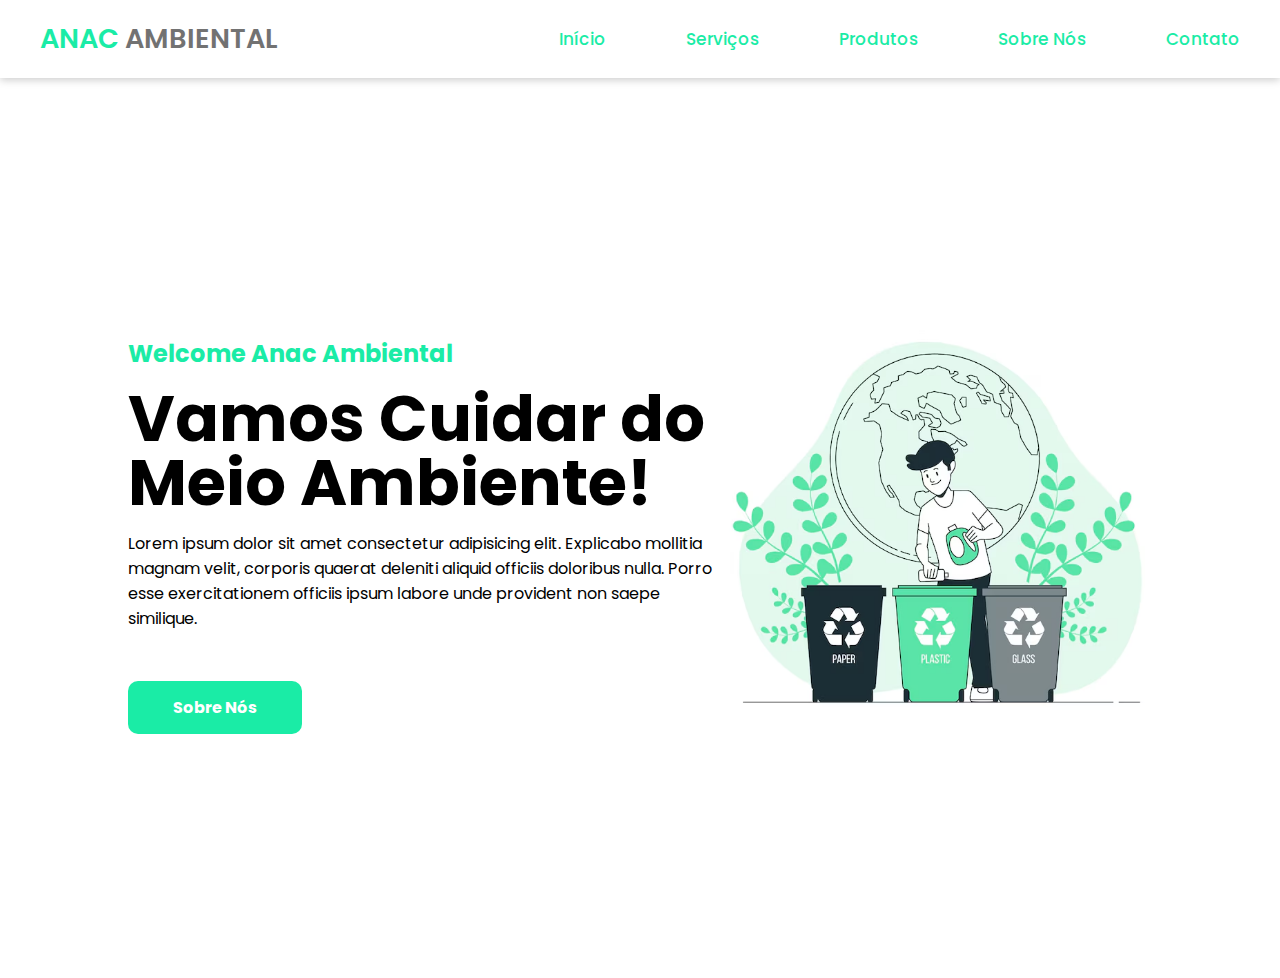
<file: index.html>
<!DOCTYPE html>
<html lang="en">
<head>
    <meta charset="UTF-8">
    <meta name="viewport" content="width=device-width, initial-scale=1.0">
    <link href='https://unpkg.com/boxicons@2.1.4/css/boxicons.min.css' rel='stylesheet'>
    <title>Document</title>
    <link rel="shortcut icon" href="img/logo.ico" type="image/x-icon">
    <style>
        @import url('https://fonts.googleapis.com/css2?family=Poppins:ital,wght@0,100;0,200;0,300;0,400;0,500;0,600;0,700;0,800;0,900;1,100;1,200;1,300;1,400;1,500;1,600;1,700;1,800;1,900&display=swap');

        *{
            margin: 0;
            padding: 0;
            box-sizing: border-box;
            font-family: 'Poppins', sans-serif;
            list-style: none;
            text-decoration: none;
        }

        body{
            background-color: white;
            color: black;
        }

        .navegation{
            display: flex;
            align-items: center;
            justify-content: space-between;
            padding: 18px 40px;
            box-shadow: 0 0.1rem 0.5rem #ccc;
            background-color: white;
            transition: all 0.5s;
        }

        .navegation .logo{
            color: #727272;
            font-size: 1.7rem;
            font-weight: 600;
        }

        .logo span{
            color: #1aeca6;
        }

        .navegation ul{
            display: flex;
            align-items: center;
            gap: 5rem;
        }

        .navegation ul li a{
            color: #1aeca6;
            font-size: 17px;
            font-weight: 500;
            transition: all 0.5s;
        }

        .navegation ul li a:hover{
            color:white;
            padding: 10px;
            background-color: #1aeca6;
            border-radius: 10px;
            transition: all 0.5s;
        }

       .menu{
            cursor: pointer;
            display: none;
        }

        .menu .bar{
            display: block;
            width: 28px;
            height: 3px;
            border-radius: 3px;
            background: #727272;
            margin: 5px auto ;
            transition: all 0.3s;
        }

       .menu .bar:nth-child(1), .menu .bar:nth-child(3){
            background-color: #1aeca6;
        }

        .home{
            width: 100%;
            height: 100vh;
            display: flex;
            align-items: center;
            justify-content: space-between;
            padding: 0px 10%;
        }

        .home-text{
            max-width: 37rem;
        }

        .home-text .text-h4{
            font-size: 1.5rem;
            color: #1aeca6;
            margin-bottom: 1rem;
        }

        .home-text .text-h1{
            font-size: 4rem;
            margin-bottom: 1rem;
            line-height: 4rem;
        }

        .home-text p{
            margin-bottom: 4rem;
        }

        .home-btn{
            padding: 15px 45px;
            background-color: #1aeca6;
            color: white;
            border-radius: 10px;
            font-weight: 700;
            transition: all 0.5s;
        }

        .home-btn:hover{
            background-color: #02aa72;
        }

        .home-img img{
            width: 100%;
        }

        @media (max-width : 900px){
            .navegation{
                padding: 18px 20px;
            }

            .menu{
                display: block;
                cursor: pointer;
            }

            .menu.ativo .bar:nth-child(1){
                transform: translateY(8px) rotate(45deg);
            }

            .menu.ativo .bar:nth-child(2){
                opacity: 0;
            }

            .menu.ativo .bar:nth-child(3){
                transform: translateY(-8px) rotate(-45deg);
            }

            .nav-menu{
                position: fixed;
                right: -100%;
                top: 70px;
                width: 100%;
                height: 100%;
                flex-direction: column;
                background-color: white;
                gap: -10px;
                transition: 0.3s;
            }

            .nav-menu.ativo{
                right: 0;
            }

            .nav-item{
                margin: 16px 0;
            }

            .home{
                padding: 100px 2%;
                flex-direction: column;
                overflow: hidden;
                text-align: center;
                gap: 2rem;
            }

            .home .text-h4{
                font-size: 15px;
            }

            .home .text-h1{
                font-size: 2.5rem;
                line-height: 3rem;
            }

            .home p{
                font-size: 15px;
            }

            .home-img{
                width: 100%;
            }
        }

    </style>
</head>
<body>
    <header>
        <nav class="navegation">
            <a href="#" class="logo"><span>ANAC</span> AMBIENTAL</a>
            <ul class="nav-menu">
                <li class="nav-item"><a href="#home" onclick="fecharMenu()">Início</a></li>
                <li class="nav-item"><a href="#servicos" onclick="fecharMenu()">Serviços</a></li>
                <li class="nav-item"><a href="#produtos" onclick="fecharMenu()">Produtos</a></li>
                <li class="nav-item"><a href="#sobre" onclick="fecharMenu()">Sobre Nós</a></li>
                <li class="nav-item"><a href="#contato" onclick="fecharMenu()">Contato</a></li>
            </ul>
            <div class="menu">
                <span class="bar"></span>
                <span class="bar"></span>
                <span class="bar"></span>
            </div>
        </nav>
    </header>
    <main>
        <section class="home">
            <div class="home-text">
                <h4 class="text-h4">Welcome Anac Ambiental</h4>
                <h1 class="text-h1">Vamos Cuidar do Meio Ambiente!</h1>
                <p>Lorem ipsum dolor sit amet consectetur adipisicing elit. Explicabo mollitia magnam velit, corporis quaerat deleniti aliquid officiis doloribus nulla. Porro esse exercitationem officiis ipsum labore unde provident non saepe similique.</p>
                <a class="home-btn"href="#5ed8af">Sobre Nós</a>
            </div>
            <div class="home-img">
                <img src="img/ambiente.png" alt="logo
                ">
            </div>
        </section>
    </main>

    <script>
        const menu = document.querySelector('.menu');
        const NavMenu = document.querySelector('.nav-menu');

        menu.addEventListener('click', () => {
            menu.classList.toggle('ativo');
            NavMenu.classList.toggle('ativo');
        });

        function fecharMenu() {
            document.querySelector(".nav-menu").classList.remove("ativo");
            document.querySelector(".menu").classList.remove("ativo");

            menu.addEventListener('click' , () => {
                menu.classList.toggle('desativar');
                NavMenu.classList.toggle('desativar');
                });
}
    </script>
</body>
</html>
</file>
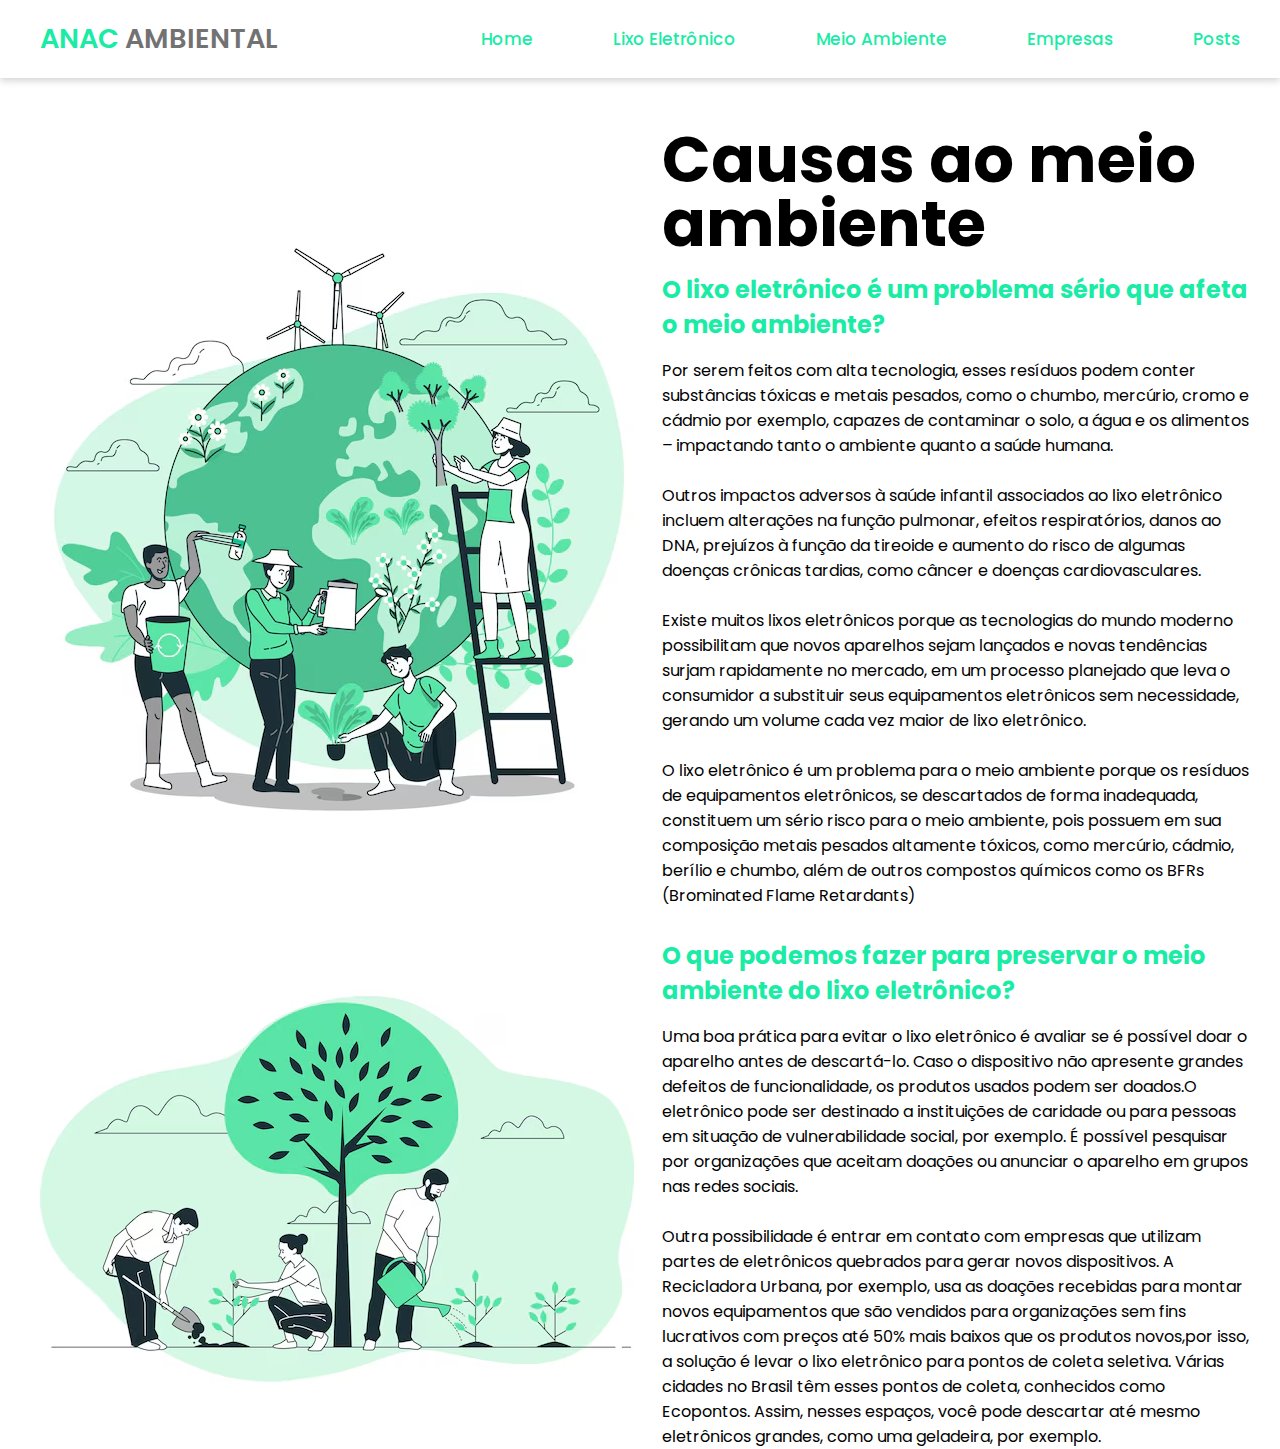
<file: ambiente.html>
<!DOCTYPE html>
<html lang="en">
<head>
    <meta charset="UTF-8">
    <meta name="viewport" content="width=device-width, initial-scale=1.0">
    <link href='https://unpkg.com/boxicons@2.1.4/css/boxicons.min.css' rel='stylesheet'>
    <title>Meio Ambiente</title>
    <link rel="shortcut icon" href="img/logo.png" type="image/x-icon">
    <link rel="stylesheet" href="ambiente.css">
</head>
<body>
    <header>
        <nav class="navegation">
            <a href="#" class="logo"><span>ANAC</span> AMBIENTAL</a>
            <ul class="nav-menu">
                <li class="nav-item"><a href="index.html" onclick="fecharMenu()">Home</a></li>
                <li class="nav-item"><a href="lixo.html" onclick="fecharMenu()">Lixo Eletrônico</a></li>
                <li class="nav-item"><a href="ambiente.html" onclick="fecharMenu()">Meio Ambiente</a></li>
                <li class="nav-item"><a href="empresas.html" onclick="fecharMenu()">Empresas</a></li>
                <li class="nav-item"><a href="https://www.instagram.com/anac_ambiental/" onclick="fecharMenu()">Posts</a></li>
            </ul>
            <div class="menu">
                <span class="bar"></span>
                <span class="bar"></span>
                <span class="bar"></span>
            </div>
        </nav>
    </header>
    <main>
        <section class="home">
            <div class="home-img">
                <img src="img/plantas.png" alt="logo">
            </div>
            <div class="home-text" style="margin-bottom: 30px;">
                <h1 class="text-h1">Causas ao meio ambiente</h1>
                <h4 class="text-h4">O lixo eletrônico é um problema sério que afeta o meio ambiente?</h4>
                <p>
                    Por serem feitos com alta tecnologia, esses resíduos podem conter substâncias tóxicas e metais pesados, como o chumbo, mercúrio, cromo e cádmio por exemplo, capazes de contaminar o solo, a água e os alimentos – impactando tanto o ambiente quanto a saúde humana. <br><br>
                    
                    Outros impactos adversos à saúde infantil associados ao lixo eletrônico incluem alterações na função pulmonar, efeitos respiratórios, danos ao DNA, prejuízos à função da tireoide e aumento do risco de algumas doenças crônicas tardias, como câncer e doenças cardiovasculares. <br><br>
                    
                    Existe muitos lixos eletrônicos porque as tecnologias do mundo moderno possibilitam que novos aparelhos sejam lançados e novas tendências surjam rapidamente no mercado, em um processo planejado que leva o consumidor a substituir seus equipamentos eletrônicos sem necessidade, gerando um volume cada vez maior de lixo eletrônico. <br><br>
                    
                    O lixo eletrônico é um problema para o meio ambiente porque os resíduos de equipamentos eletrônicos, se descartados de forma inadequada, constituem um sério risco para o meio ambiente, pois possuem em sua composição metais pesados altamente tóxicos, como mercúrio, cádmio, berílio e chumbo, além de outros compostos químicos como os BFRs (Brominated Flame Retardants)
                </p>
            </div>
        </section>

        <section class="home">
            <div class="home-img">
                <img src="img/plantacao.png" alt="logo">
            </div>
            <div class="home-text">
                <h4 class="text-h4">O que podemos fazer para preservar o meio ambiente do lixo eletrônico?</h4>
                <p>
                    Uma boa prática para evitar o lixo eletrônico é avaliar se é possível doar o aparelho antes de descartá-lo. Caso o dispositivo não apresente grandes defeitos de funcionalidade, os produtos usados podem ser doados.O eletrônico pode ser destinado a instituições de caridade ou para pessoas em situação de vulnerabilidade social, por exemplo. É possível pesquisar por organizações que aceitam doações ou anunciar o aparelho em grupos nas redes sociais. <br><br>
                    
                    Outra possibilidade é entrar em contato com empresas que utilizam partes de eletrônicos quebrados para gerar novos dispositivos. A Recicladora Urbana, por exemplo, usa as doações recebidas para montar novos equipamentos que são vendidos para organizações sem fins lucrativos com preços até 50% mais baixos que os produtos novos,por isso, a solução é levar o lixo eletrônico para pontos de coleta seletiva. Várias cidades no Brasil têm esses pontos de coleta, conhecidos como Ecopontos. Assim, nesses espaços, você pode descartar até mesmo eletrônicos grandes, como uma geladeira, por exemplo.
                </p>
            </div>
            </section>
        </main>
    <script src="script.js"></script>
</body>
</html>
</file>
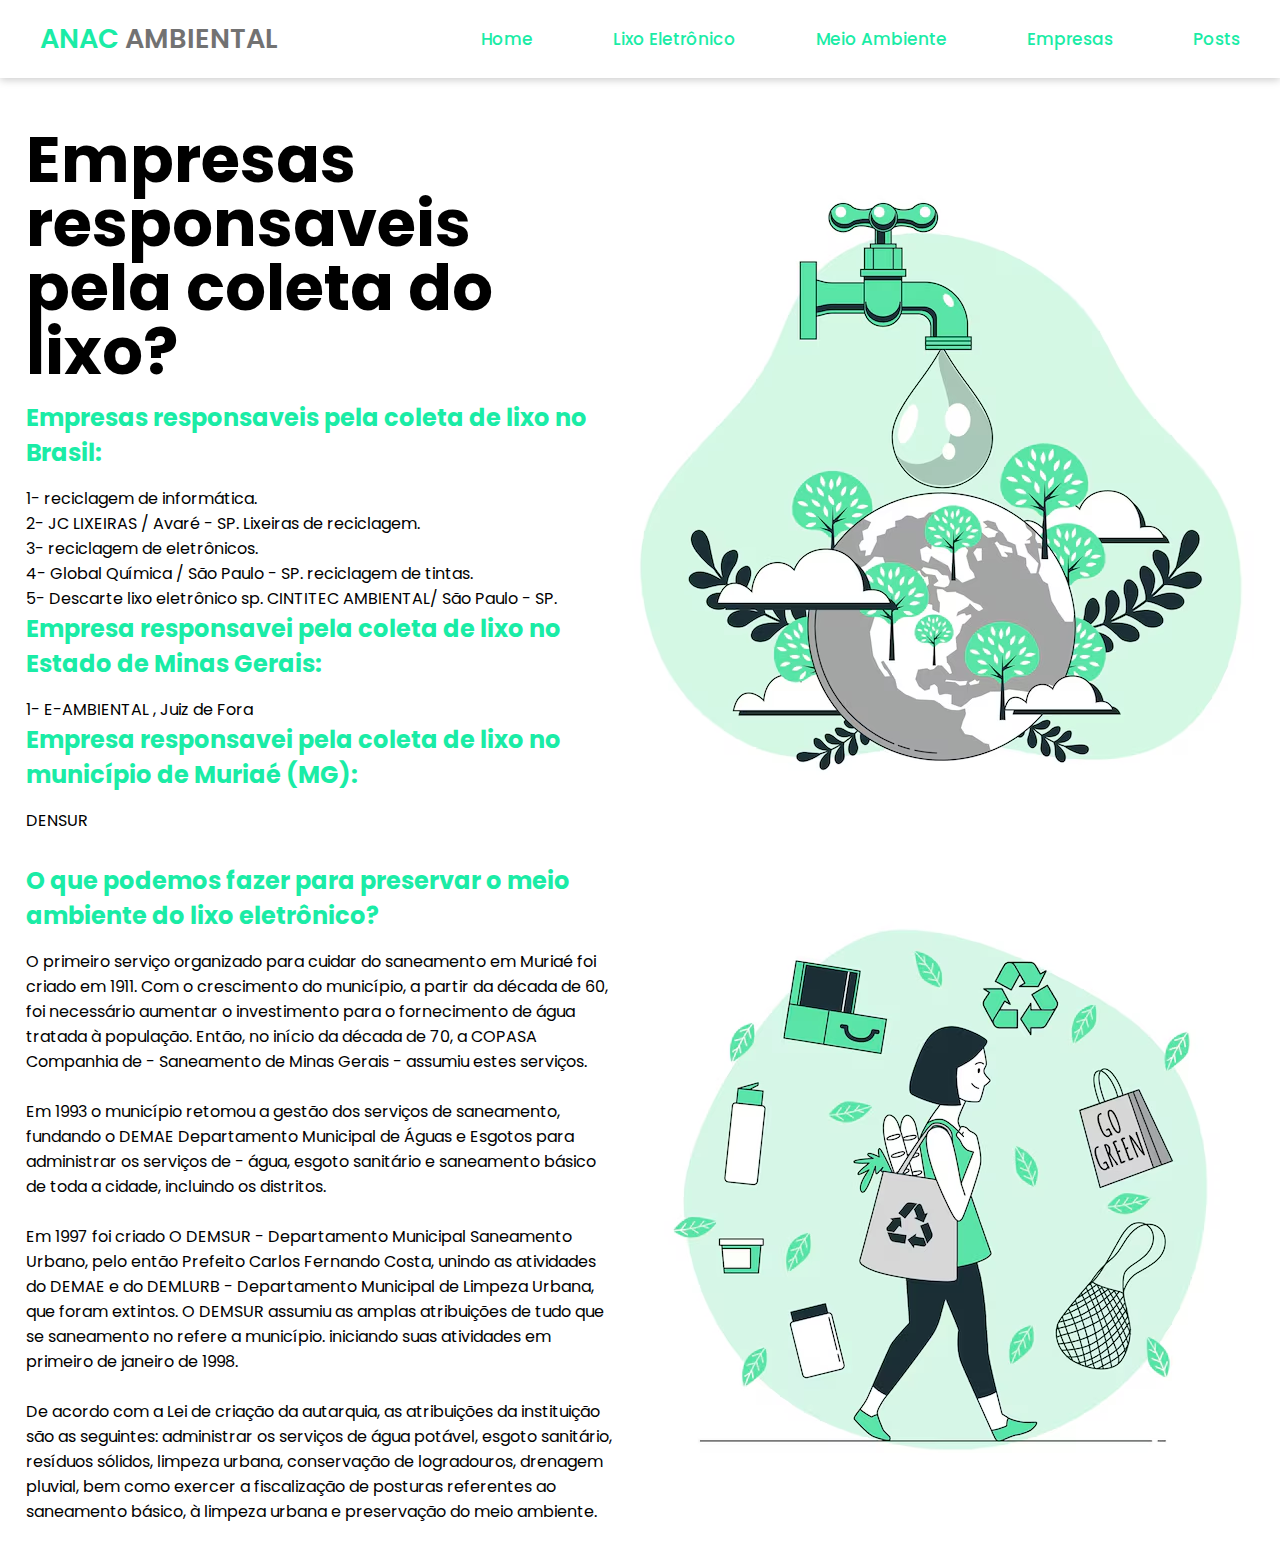
<file: empresas.html>
<!DOCTYPE html>
<html lang="en">
<head>
    <meta charset="UTF-8">
    <meta name="viewport" content="width=device-width, initial-scale=1.0">
    <link href='https://unpkg.com/boxicons@2.1.4/css/boxicons.min.css' rel='stylesheet'>
    <title>Meio Ambiente</title>
    <link rel="shortcut icon" href="img/logo.png" type="image/x-icon">
    <link rel="stylesheet" href="empresas.css">
</head>
<body>
    <header>
        <nav class="navegation">
            <a href="#" class="logo"><span>ANAC</span> AMBIENTAL</a>
            <ul class="nav-menu">
                <li class="nav-item"><a href="index.html" onclick="fecharMenu()">Home</a></li>
                <li class="nav-item"><a href="lixo.html" onclick="fecharMenu()">Lixo Eletrônico</a></li>
                <li class="nav-item"><a href="ambiente.html" onclick="fecharMenu()">Meio Ambiente</a></li>
                <li class="nav-item"><a href="empresas.html" onclick="fecharMenu()">Empresas</a></li>
                <li class="nav-item"><a href="https://www.instagram.com/anac_ambiental/" onclick="fecharMenu()">Posts</a></li>
            </ul>
            <div class="menu">
                <span class="bar"></span>
                <span class="bar"></span>
                <span class="bar"></span>
            </div>
        </nav>
    </header>
    <main>
        <section class="home">
            
            <div class="home-text" style="margin-bottom: 30px;">
                <h1 class="text-h1">Empresas responsaveis pela coleta do lixo?</h1>
                <h4 class="text-h4">Empresas responsaveis pela coleta de lixo no Brasil:</h4>
                    <ul>
                        <li>1- reciclagem de informática.</li>
                        <li>2- JC LIXEIRAS / Avaré - SP. Lixeiras de reciclagem.</li>
                        <li>3- reciclagem de eletrônicos.</li>
                        <li>4- Global Química / São Paulo - SP. reciclagem de tintas.</li>
                        <li>5- Descarte lixo eletrônico sp. CINTITEC AMBIENTAL/ São Paulo - SP.</li>
                    </ul>

                <h4 class="text-h4">Empresa responsavei pela coleta de lixo no Estado de Minas Gerais:</h4>
                    <ul>
                        <li>1- E-AMBIENTAL , Juiz de Fora</li>
                    </ul>

                <h4 class="text-h4">Empresa responsavei pela coleta de lixo no município de Muriaé (MG):</h4>
                    <ul>
                        <li>DENSUR</li>
                    </ul>
                
            </div>
            <div class="home-img">
                    <img src="img/agua-planeta.png" alt="logo">
                </div>
        </section>

        <section class="home" style="margin-bottom: 20px;">
            <div class="home-text">
                <h4 class="text-h4">O que podemos fazer para preservar o meio ambiente do lixo eletrônico?</h4>
                <p>
                    O primeiro serviço organizado para cuidar do saneamento em Muriaé foi criado em 1911. Com o crescimento do município, a partir da década de 60, foi necessário aumentar o investimento para o fornecimento de água tratada à população. Então, no início da década de 70, a COPASA Companhia de - Saneamento de Minas Gerais - assumiu estes serviços.  <br><br>

                    Em 1993 o município retomou a gestão dos serviços de saneamento, fundando o DEMAE Departamento Municipal de Águas e Esgotos para administrar os serviços de - água, esgoto sanitário e saneamento básico de toda a cidade, incluindo os distritos. <br><br>
                        
                    Em 1997 foi criado O DEMSUR - Departamento Municipal Saneamento Urbano, pelo então Prefeito Carlos Fernando Costa, unindo as atividades do DEMAE e do DEMLURB - Departamento Municipal de Limpeza Urbana, que foram extintos. O DEMSUR assumiu as amplas atribuições de tudo que se saneamento no refere a município. iniciando suas atividades em primeiro de janeiro de 1998. <br><br>
                        
                    De acordo com a Lei de criação da autarquia, as atribuições da instituição são as seguintes: administrar os serviços de água potável, esgoto sanitário, resíduos sólidos, limpeza urbana, conservação de logradouros, drenagem pluvial, bem como exercer a fiscalização de posturas referentes ao saneamento básico, à limpeza urbana e preservação do meio ambiente.
                </p>
            </div>
            <div class="home-img">
                <img src="img/sustentavel.png" alt="logo">
            </div>
            </section>
        </main>
    <script src="script.js"></script>
</body>
</html>
</file>
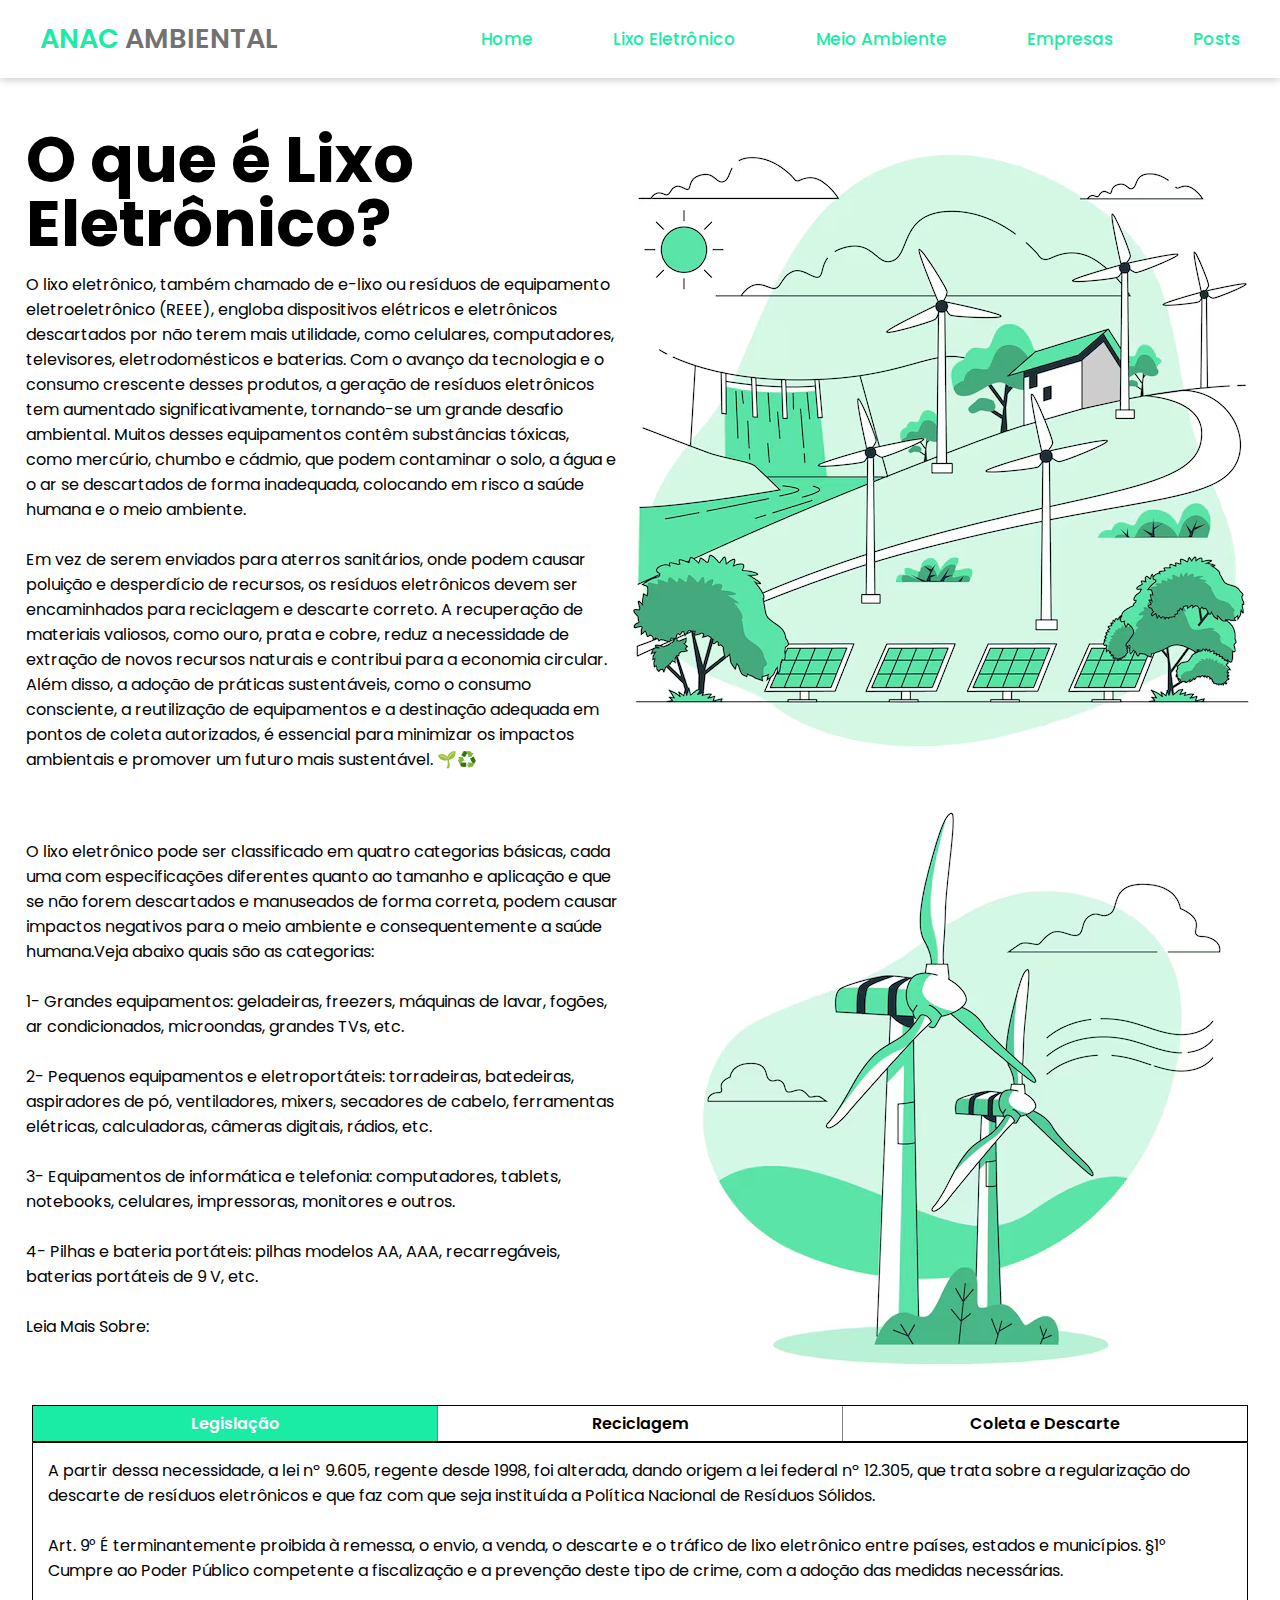
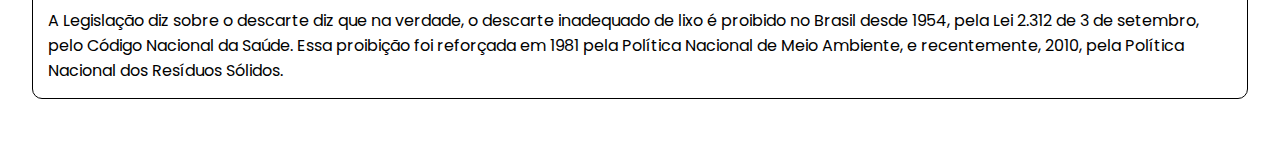
<file: lixo.html>
<!DOCTYPE html>
<html lang="en">
<head>
    <meta charset="UTF-8">
    <meta name="viewport" content="width=device-width, initial-scale=1.0">
    <link href='https://unpkg.com/boxicons@2.1.4/css/boxicons.min.css' rel='stylesheet'>
    <title>Lixo Eletrônico</title>
    <link rel="shortcut icon" href="img/logo.png" type="image/x-icon">
    <link rel="stylesheet" href="lixo.css">
</head>
<body>
    <header>
        <nav class="navegation">
            <a href="#" class="logo"><span>ANAC</span> AMBIENTAL</a>
            <ul class="nav-menu">
                <li class="nav-item"><a href="index.html" onclick="fecharMenu()">Home</a></li>
                <li class="nav-item"><a href="lixo.html" onclick="fecharMenu()">Lixo Eletrônico</a></li>
                <li class="nav-item"><a href="ambiente.html" onclick="fecharMenu()">Meio Ambiente</a></li>
                <li class="nav-item"><a href="empresas.html" onclick="fecharMenu()">Empresas</a></li>
                <li class="nav-item"><a href="https://www.instagram.com/anac_ambiental/" onclick="fecharMenu()">Posts</a></li>
            </ul>
            <div class="menu">
                <span class="bar"></span>
                <span class="bar"></span>
                <span class="bar"></span>
            </div>
        </nav>
    </header>
    <main>
        <section class="home">
            <div class="home-text">
                <h1 class="text-h1">O que é Lixo Eletrônico?</h1>
                <p>O lixo eletrônico, também chamado de e-lixo ou resíduos de equipamento eletroeletrônico (REEE), engloba dispositivos elétricos e eletrônicos descartados por não terem mais utilidade, como celulares, computadores, televisores, eletrodomésticos e baterias. Com o avanço da tecnologia e o consumo crescente desses produtos, a geração de resíduos eletrônicos tem aumentado significativamente, tornando-se um grande desafio ambiental. Muitos desses equipamentos contêm substâncias tóxicas, como mercúrio, chumbo e cádmio, que podem contaminar o solo, a água e o ar se descartados de forma inadequada, colocando em risco a saúde humana e o meio ambiente. <br><br>

                Em vez de serem enviados para aterros sanitários, onde podem causar poluição e desperdício de recursos, os resíduos eletrônicos devem ser encaminhados para reciclagem e descarte correto. A recuperação de materiais valiosos, como ouro, prata e cobre, reduz a necessidade de extração de novos recursos naturais e contribui para a economia circular. Além disso, a adoção de práticas sustentáveis, como o consumo consciente, a reutilização de equipamentos e a destinação adequada em pontos de coleta autorizados, é essencial para minimizar os impactos ambientais e promover um futuro mais sustentável. 🌱♻️</p>
            </div>
            <div class="home-img">
                <img src="img/forca-vento.png" alt="logo">
            </div>
        </section>

        <section class="home">
            <div class="home-text">
                <p>O lixo eletrônico pode ser classificado em quatro categorias básicas, cada uma com especificações diferentes quanto ao tamanho e aplicação e que se não forem descartados e manuseados de forma correta, podem causar impactos negativos para o meio ambiente e consequentemente a saúde humana.Veja abaixo quais são as categorias: <br><br>

                1- Grandes equipamentos: geladeiras, freezers, máquinas de lavar, fogões, ar condicionados, microondas, grandes TVs, etc. <br><br>

                2- Pequenos equipamentos e eletroportáteis: torradeiras, batedeiras, aspiradores de pó, ventiladores, mixers, secadores de cabelo, ferramentas elétricas, calculadoras, câmeras digitais, rádios, etc. <br><br>

                3- Equipamentos de informática e telefonia: computadores, tablets, notebooks, celulares, impressoras, monitores e outros. <br><br>

                4- Pilhas e bateria portáteis: pilhas modelos AA, AAA, recarregáveis, baterias portáteis de 9 V, etc. <br><br>

                Leia Mais Sobre:</p>
            </div>
            <div class="home-img">
                <img src="img/ar.png" alt="logo">
            </div>
            
        </section>

        <div class="abas">
            <div class="aba ativa" onclick="mostrarConteudo(0)">Legislação</div>
            <div class="aba" onclick="mostrarConteudo(1)">Reciclagem</div>
            <div class="aba" onclick="mostrarConteudo(2)">Coleta e Descarte</div>
        </div>
    
        <div class="conteudo ativo">
            <p>A partir dessa necessidade, a lei nº 9.605, regente desde 1998, foi alterada, dando origem a lei federal nº 12.305, que trata sobre a regularização do descarte de resíduos eletrônicos e que faz com que seja instituída a Política Nacional de Resíduos Sólidos. <br><br>

            Art. 9° É terminantemente proibida à remessa, o envio, a venda, o descarte e o tráfico de lixo eletrônico entre países, estados e municípios. §1° Cumpre ao Poder Público competente a fiscalização e a prevenção deste tipo de crime, com a adoção das medidas necessárias. <br><br>
                
            A Legislação diz sobre o descarte diz que na verdade, o descarte inadequado de lixo é proibido no Brasil desde 1954, pela Lei 2.312 de 3 de setembro, pelo Código Nacional da Saúde. Essa proibição foi reforçada em 1981 pela Política Nacional de Meio Ambiente, e recentemente, 2010, pela Política Nacional dos Resíduos Sólidos.</p>
        </div>
    
        <div class="conteudo">
            <p><strong>Seu lixo eletrônico pode ser reciclado e reaproveitado da melhor maneira</strong> <br>
            A reciclagem de lixo eletrônico é um processo altamente viável para evitar que esses artigos gerem danos ao meio ambiente e ao solo depois de um descarte irregular em qualquer que seja o local. Quando descartado de maneira incorreta, esses materiais podem causar danos à saúde das pessoas, de animais, entre diversas outras consequências negativas, por isso, a reciclagem de lixo eletrônico se faz cada vez mais necessária conforme os avanços tecnológicos. <br><br></p>

            <p><strong>Processo de reciclagem do lixo eletrônico:</strong><br>
            É sempre importante contar com uma empresa especializada neste procedimento para que assim ele tenha todas as etapas feitas corretamente. A reciclagem de lixo eletrônico desmonta os aparelhos após seu recebimento e classifica cada material encontrado, como plástico, placas de circuitos, vidros, metais, metais pesados, elementos químicos e outros. Com isso, cada um tem uma destinação correta para que não afete o meio ambiente. <br><br></p>

            <p><strong>Prestação de serviços qualificada</strong><br>
            A VR Gestão de Resíduos é uma empresa com total foco em dar um destino correto para materiais que seriam descartados de maneira incorreta no solo. Sua prestação de serviços visa o gerenciamento de resíduos industriais, o transporte e a destinação correta, como a reciclagem de lixo eletrônico , por exemplo. Com atendimento no interior do Estado de São Paulo, em um raio de 150 quilômetros da cidade de Piracicaba, a VR Gestão de Resíduos conta com profissionais extremamente qualificados para atender da melhor forma todas as demandas apresentadas.</p>
        </div>
    
        <div class="conteudo">
            <p><strong>Como é a coleta do lixo eletrônico?</strong><br>
                O lixo eletrônico deve ser sempre separado dos resíduos orgânicos e dos materiais recicláveis, como papel, plástico e vidro. Pesquise por pontos de coleta. Procure empresas especializadas no descarte ecológico de equipamentos eletrônicos ou locais de postos de coleta. Devolva aos fabricantes. <br><br>
                
                <strong>Qual é a importância do descarte correto do lixo eletrônico?</strong><br>
                Os equipamentos elétricos e eletrônicos possuem diversos componentes tóxicos em suas estruturas. Se descartados de maneira incorreta, esses resíduos podem contaminar o solo e os lençóis freáticos, colocando em risco a saúde pública. <br><br>
                
                <strong>Quais cuidados são necessários para o descarte de lixo eletrônico?</strong><br>
                Recorra a programas de coleta seletiva. Em hipótese alguma os eletrônicos devem ser descartados em lixo comum. Isso porque muitos desses itens têm substâncias nocivas ao meio ambiente, como chumbo ou mercúrio. Se o descarte é inevitável, procure então programas de coleta seletiva. <br><br>
                
                <strong>Quais problemas o lixo eletrônico causa?</strong><br>
                Por serem feitos com alta tecnologia, esses resíduos podem conter substâncias tóxicas e metais pesados, como o chumbo, mercúrio, cromo e cádmio por exemplo, capazes de contaminar o solo, a água e os alimentos – impactando tanto o ambiente quanto a saúde humana</p>
        </div>
        </main>

    <script src="script.js"></script>
    <script src="lixo.js"></script>
</body>
</html>
</file>
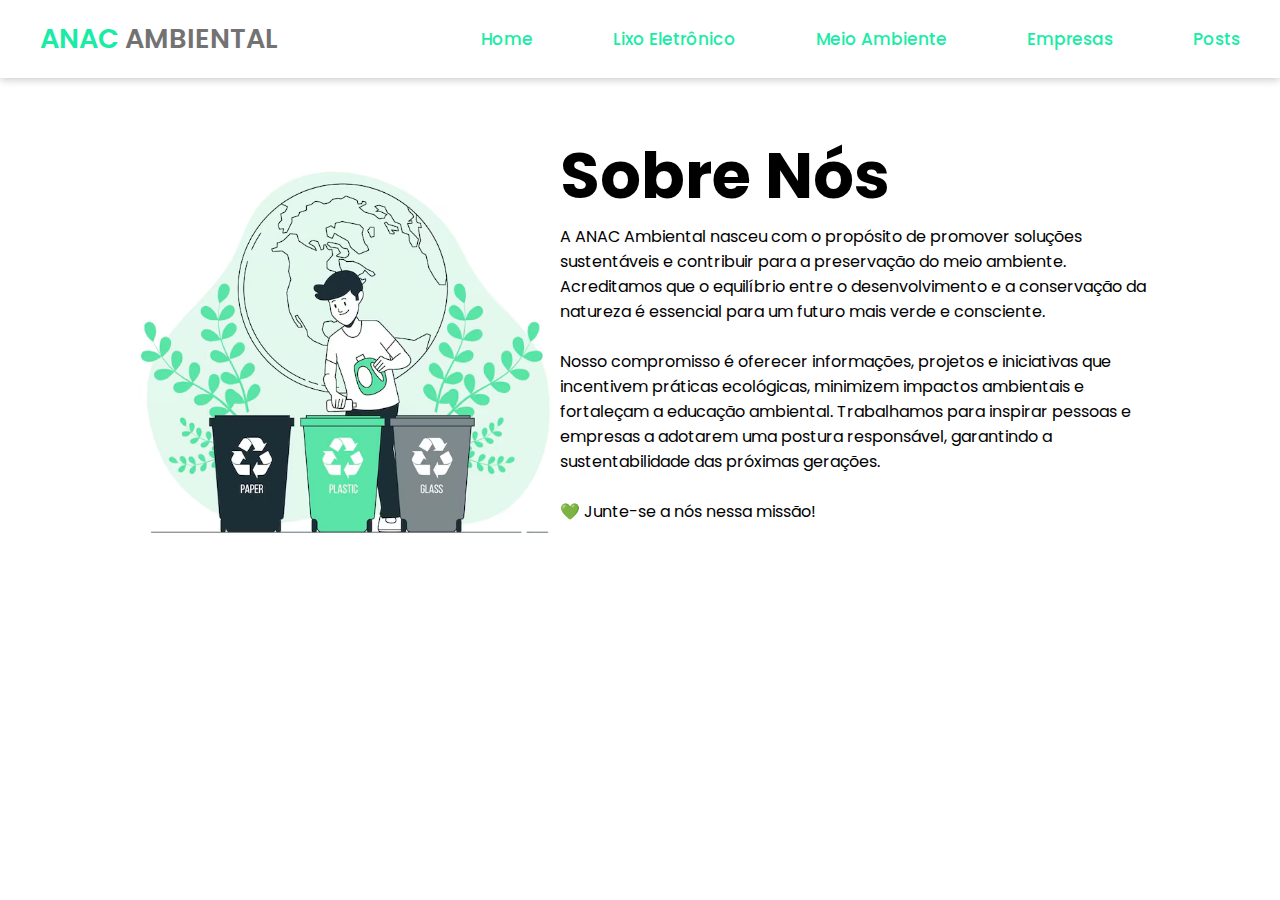
<file: sobre.html>
<!DOCTYPE html>
<html lang="en">
<head>
    <meta charset="UTF-8">
    <meta name="viewport" content="width=device-width, initial-scale=1.0">
    <link href='https://unpkg.com/boxicons@2.1.4/css/boxicons.min.css' rel='stylesheet'>
    <title>Sobre</title>
    <link rel="shortcut icon" href="img/logo.png" type="image/x-icon">
    <link rel="stylesheet" href="sobre.css">
</head>
<body>
    <header>
        <nav class="navegation">
            <a href="#" class="logo"><span>ANAC</span> AMBIENTAL</a>
            <ul class="nav-menu">
                <li class="nav-item"><a href="index.html" onclick="fecharMenu()">Home</a></li>
                <li class="nav-item"><a href="lixo.html" onclick="fecharMenu()">Lixo Eletrônico</a></li>
                <li class="nav-item"><a href="ambiente.html" onclick="fecharMenu()">Meio Ambiente</a></li>
                <li class="nav-item"><a href="empresas" onclick="fecharMenu()">Empresas</a></li>
                <li class="nav-item"><a href="https://www.instagram.com/anac_ambiental/" onclick="fecharMenu()">Posts</a></li>
            </ul>
            <div class="menu">
                <span class="bar"></span>
                <span class="bar"></span>
                <span class="bar"></span>
            </div>
        </nav>
    </header>
    <main>
        <section class="home">
            <div class="home-img">
                <img src="img/ambiente.png" alt="logo
                ">
            </div>
            <div class="home-text">
                <h4 class="text-h4"></h4>
                <h1 class="text-h1">Sobre Nós</h1>
                <p>A ANAC Ambiental nasceu com o propósito de promover soluções sustentáveis e contribuir para a preservação do meio ambiente. Acreditamos que o equilíbrio entre o desenvolvimento e a conservação da natureza é essencial para um futuro mais verde e consciente. <br><br>

                Nosso compromisso é oferecer informações, projetos e iniciativas que incentivem práticas ecológicas, minimizem impactos ambientais e fortaleçam a educação ambiental. Trabalhamos para inspirar pessoas e empresas a adotarem uma postura responsável, garantindo a sustentabilidade das próximas gerações. <br><br>
                    
                💚 Junte-se a nós nessa missão!</p>
            </div>
            
        </section>
    </main>

    <script src="script.js"></script>
</body>
</html>
</file>
<file: ambiente.css>
@import url('https://fonts.googleapis.com/css2?family=Poppins:ital,wght@0,100;0,200;0,300;0,400;0,500;0,600;0,700;0,800;0,900;1,100;1,200;1,300;1,400;1,500;1,600;1,700;1,800;1,900&display=swap');

        *{
            margin: 0;
            padding: 0;
            box-sizing: border-box;
            font-family: 'Poppins', sans-serif;
            list-style: none;
            text-decoration: none;
        }

        body{
            background-color: white;
            color: black;
        }

        .navegation{
            display: flex;
            align-items: center;
            justify-content: space-between;
            padding: 18px 40px;
            box-shadow: 0 0.1rem 0.5rem #ccc;
            background-color: white;
            transition: all 0.5s;
        }

        .navegation .logo{
            color: #727272;
            font-size: 1.7rem;
            font-weight: 600;
        }

        .logo span{
            color: #1aeca6;
        }

        .navegation ul{
            display: flex;
            align-items: center;
            gap: 5rem;
        }

        .navegation ul li a{
            color: #1aeca6;
            font-size: 17px;
            font-weight: 500;
            transition: all 0.5s;
        }

        .navegation ul li a:hover{
            color:white;
            padding: 10px;
            background-color: #1aeca6;
            border-radius: 10px;
            transition: all 0.5s;
        }

       .menu{
            cursor: pointer;
            display: none;
        }

        .menu .bar{
            display: block;
            width: 28px;
            height: 3px;
            border-radius: 3px;
            background: #727272;
            margin: 5px auto ;
            transition: all 0.3s;
        }

       .menu .bar:nth-child(1), .menu .bar:nth-child(3){
            background-color: #1aeca6;
        }

        main{
            margin-top: 50px;
        }
        .home{
            width: 100%;
            display: flex;
            align-items: center;
            justify-content:space-between;
            padding: 0px 2%;
        }

        .home-text{
            max-width: 37rem;
        }

        .home-text .text-h4{
            font-size: 1.5rem;
            color: #1aeca6;
            margin-bottom: 1rem;
        }

        .home-text .text-h1{
            font-size: 4rem;
            margin-bottom: 1rem;
            line-height: 4rem;
        }

        .home-text p{
            font-size: 16px;
        }

        .home-btn{
            padding: 15px 45px;
            background-color: #1aeca6;
            color: white;
            border-radius: 10px;
            font-weight: 700;
            transition: all 0.5s;
        }

        .home-btn:hover{
            background-color: #02aa72;
        }

        .home-img img{
            width: 100%;
        }

        @media (max-width : 900px){
            .navegation{
                padding: 18px 20px;
            }

            .menu{
                display: block;
                cursor: pointer;
            }

            .menu.ativo .bar:nth-child(1){
                transform: translateY(8px) rotate(45deg);
            }

            .menu.ativo .bar:nth-child(2){
                opacity: 0;
            }

            .menu.ativo .bar:nth-child(3){
                transform: translateY(-8px) rotate(-45deg);
            }

            .nav-menu{
                position: fixed;
                right: -100%;
                top: 70px;
                width: 100%;
                height: 100%;
                flex-direction: column;
                background-color: white;
                gap: -10px;
                transition: 0.3s;
            }

            .nav-menu.ativo{
                right: 0;
            }

            .nav-item{
                margin: 8px 0;
            }

            .home{
                padding: 10px 2%;
                flex-direction: column;
                overflow: hidden;
                gap: 2rem;
            }

            .home .text-h4{
                font-size: 22px;
            }

            .home .text-h1{
                font-size: 2.5rem;
                line-height: 3rem;
            }

            .home p{
                font-size:18px;
                
            }

            .home-img{
                width: 100%;
                align-items: center;
            }
        }
</file>
<file: empresas.css>
@import url('https://fonts.googleapis.com/css2?family=Poppins:ital,wght@0,100;0,200;0,300;0,400;0,500;0,600;0,700;0,800;0,900;1,100;1,200;1,300;1,400;1,500;1,600;1,700;1,800;1,900&display=swap');

        *{
            margin: 0;
            padding: 0;
            box-sizing: border-box;
            font-family: 'Poppins', sans-serif;
            list-style: none;
            text-decoration: none;
        }

        body{
            background-color: white;
            color: black;
        }

        .navegation{
            display: flex;
            align-items: center;
            justify-content: space-between;
            padding: 18px 40px;
            box-shadow: 0 0.1rem 0.5rem #ccc;
            background-color: white;
            transition: all 0.5s;
        }

        .navegation .logo{
            color: #727272;
            font-size: 1.7rem;
            font-weight: 600;
        }

        .logo span{
            color: #1aeca6;
        }

        .navegation ul{
            display: flex;
            align-items: center;
            gap: 5rem;
        }

        .navegation ul li a{
            color: #1aeca6;
            font-size: 17px;
            font-weight: 500;
            transition: all 0.5s;
        }

        .navegation ul li a:hover{
            color:white;
            padding: 10px;
            background-color: #1aeca6;
            border-radius: 10px;
            transition: all 0.5s;
        }

       .menu{
            cursor: pointer;
            display: none;
        }

        .menu .bar{
            display: block;
            width: 28px;
            height: 3px;
            border-radius: 3px;
            background: #727272;
            margin: 5px auto ;
            transition: all 0.3s;
        }

       .menu .bar:nth-child(1), .menu .bar:nth-child(3){
            background-color: #1aeca6;
        }

        main{
            margin-top: 50px;
        }
        .home{
            width: 100%;
            display: flex;
            align-items: center;
            justify-content:space-between;
            padding: 0px 2%;
        }

        .home-text{
            max-width: 37rem;
        }

        .home-text .text-h4{
            font-size: 1.5rem;
            color: #1aeca6;
            margin-bottom: 1rem;
        }

        .home-text .text-h1{
            font-size: 4rem;
            margin-bottom: 1rem;
            line-height: 4rem;
        }

        .home-text p{
            font-size: 16px;
        }

        .home-btn{
            padding: 15px 45px;
            background-color: #1aeca6;
            color: white;
            border-radius: 10px;
            font-weight: 700;
            transition: all 0.5s;
        }

        .home-btn:hover{
            background-color: #02aa72;
        }

        .home-img img{
            width: 100%;
        }

        @media (max-width : 900px){
            .navegation{
                padding: 18px 20px;
            }

            .menu{
                display: block;
                cursor: pointer;
            }

            .menu.ativo .bar:nth-child(1){
                transform: translateY(8px) rotate(45deg);
            }

            .menu.ativo .bar:nth-child(2){
                opacity: 0;
            }

            .menu.ativo .bar:nth-child(3){
                transform: translateY(-8px) rotate(-45deg);
            }

            .nav-menu{
                position: fixed;
                right: -100%;
                top: 70px;
                width: 100%;
                height: 100%;
                flex-direction: column;
                background-color: white;
                gap: -10px;
                transition: 0.3s;
            }

            .nav-menu.ativo{
                right: 0;
            }

            .nav-item{
                margin: 8px 0;
            }

            .home{
                padding: 10px 2%;
                flex-direction: column;
                overflow: hidden;
                gap: 2rem;
            }

            .home .text-h4{
                font-size: 22px;
            }

            .home .text-h1{
                font-size: 2.5rem;
                line-height: 3rem;
            }

            .home p{
                font-size:18px;
                
            }

            .home-img{
                width: 100%;
                align-items: center;
            }
        }
</file>
<file: lixo.css>
@import url('https://fonts.googleapis.com/css2?family=Poppins:ital,wght@0,100;0,200;0,300;0,400;0,500;0,600;0,700;0,800;0,900;1,100;1,200;1,300;1,400;1,500;1,600;1,700;1,800;1,900&display=swap');

* {
    margin: 0;
    padding: 0;
    box-sizing: border-box;
    font-family: 'Poppins', sans-serif;
    list-style: none;
    text-decoration: none;
}

body {
    background-color: white;
    color: black;
}

.navegation {
    display: flex;
    align-items: center;
    justify-content: space-between;
    padding: 18px 40px;
    box-shadow: 0 0.1rem 0.5rem #ccc;
    background-color: white;
    transition: all 0.5s;
}

.navegation .logo {
    color: #727272;
    font-size: 1.7rem;
    font-weight: 600;
}

.logo span {
    color: #1aeca6;
}

.navegation ul {
    display: flex;
    align-items: center;
    gap: 5rem;
}

.navegation ul li a {
    color: #1aeca6;
    font-size: 17px;
    font-weight: 500;
    transition: all 0.5s;
}

.navegation ul li a:hover {
    color: white;
    padding: 10px;
    background-color: #1aeca6;
    border-radius: 10px;
    transition: all 0.5s;
}

.menu {
    cursor: pointer;
    display: none;
}

.menu .bar {
    display: block;
    width: 28px;
    height: 3px;
    border-radius: 3px;
    background: #727272;
    margin: 5px auto;
    transition: all 0.3s;
}

.menu .bar:nth-child(1),
.menu .bar:nth-child(3) {
    background-color: #1aeca6;
}

main {
    margin-top: 50px;
}

.home {
    width: 100%;
    display: flex;
    align-items: center;
    justify-content: space-between;
    padding: 0px 2%;
}

.home-text {
    max-width: 37rem;
}

.home-text .text-h4 {
    font-size: 1.5rem;
    color: #1aeca6;
    margin-bottom: 1rem;
}

.home-text .text-h1 {
    font-size: 4rem;
    margin-bottom: 1rem;
    line-height: 4rem;
}

.home-text p {
    font-size: 16px;
}

.home-btn {
    padding: 15px 45px;
    background-color: #1aeca6;
    color: white;
    border-radius: 10px;
    font-weight: 700;
    transition: all 0.5s;
}

.home-btn:hover {
    background-color: #02aa72;
}

.home-img img {
    width: 100%;
}

@media (max-width : 900px) {
    .navegation {
        padding: 18px 20px;
    }

    .menu {
        display: block;
        cursor: pointer;
    }

    .menu.ativo .bar:nth-child(1) {
        transform: translateY(8px) rotate(45deg);
    }

    .menu.ativo .bar:nth-child(2) {
        opacity: 0;
    }

    .menu.ativo .bar:nth-child(3) {
        transform: translateY(-8px) rotate(-45deg);
    }

    .nav-menu {
        position: fixed;
        right: -100%;
        top: 70px;
        width: 100%;
        height: 100%;
        flex-direction: column;
        background-color: white;
        gap: -10px;
        transition: 0.3s;
    }

    .nav-menu.ativo {
        right: 0;
    }

    .nav-item {
        margin: 8px 0;
    }

    .home {
        padding: 10px 2%;
        flex-direction: column;
        overflow: hidden;
        gap: 2rem;
    }

    .home .text-h4 {
        font-size: 15px;
    }

    .home .text-h1 {
        font-size: 2.5rem;
        line-height: 3rem;
    }

    .home p {
        font-size: 18px;

    }

    .home-img {
        width: 100%;
        align-items: center;
    }
}

.abas {
    display: flex;
    justify-content: center;
    border: 1px solid black;
    width: 95%;
    margin: auto;
}

.aba {
    flex: 1;
    padding: 5px;
    cursor: pointer;
    border-right: 1px solid rgb(128, 128, 128);
    background-color: white;
    color: black;
    font-weight: 600;
    text-align: center;
    display: flex;
    align-items: center;
    justify-content: center;
}

.aba:last-child {
    border-right: none;
}

.aba.ativa {
    background-color: #1aeca6;
    color: white;
    font-weight: 600;
    display: flex;
    align-items: center;
    justify-content: center;
}

.conteudo {
    width: 95%;
    margin: auto;
    padding: 15px;
    border: 1px solid black;
    background-color: white;
    display: none;
    border-bottom-left-radius: 10px;
    border-bottom-right-radius: 10px;
    margin-bottom: 50px;
}

.conteudo.ativo {
    display: block;
}
</file>
<file: sobre.css>
@import url('https://fonts.googleapis.com/css2?family=Poppins:ital,wght@0,100;0,200;0,300;0,400;0,500;0,600;0,700;0,800;0,900;1,100;1,200;1,300;1,400;1,500;1,600;1,700;1,800;1,900&display=swap');

        *{
            margin: 0;
            padding: 0;
            box-sizing: border-box;
            font-family: 'Poppins', sans-serif;
            list-style: none;
            text-decoration: none;
        }

        body{
            background-color: white;
            color: black;
        }

        .navegation{
            display: flex;
            align-items: center;
            justify-content: space-between;
            padding: 18px 40px;
            box-shadow: 0 0.1rem 0.5rem #ccc;
            background-color: white;
            transition: all 0.5s;
        }

        .navegation .logo{
            color: #727272;
            font-size: 1.7rem;
            font-weight: 600;
        }

        .logo span{
            color: #1aeca6;
        }

        .navegation ul{
            display: flex;
            align-items: center;
            gap: 5rem;
        }

        .navegation ul li a{
            color: #1aeca6;
            font-size: 17px;
            font-weight: 500;
            transition: all 0.5s;
        }

        .navegation ul li a:hover{
            color:white;
            padding: 10px;
            background-color: #1aeca6;
            border-radius: 10px;
            transition: all 0.5s;
        }

       .menu{
            cursor: pointer;
            display: none;
        }

        .menu .bar{
            display: block;
            width: 28px;
            height: 3px;
            border-radius: 3px;
            background: #727272;
            margin: 5px auto ;
            transition: all 0.3s;
        }

       .menu .bar:nth-child(1), .menu .bar:nth-child(3){
            background-color: #1aeca6;
        }

        .home{
            width: 100%;
            margin-top: 50px;
            display: flex;
            align-items:center;
            justify-content: space-between;
            padding: 0px 10%;
        }

        .home-text{
            max-width: 37rem;
        }

        .home-text .text-h4{
            font-size: 1.5rem;
            color: #1aeca6;
            margin-bottom: 1rem;
        }

        .home-text .text-h1{
            font-size: 4rem;
            margin-bottom: 1rem;
            line-height: 4rem;
        }

        .home-text p{
            margin-bottom: 4rem;
        }

        .home-btn{
            padding: 15px 45px;
            background-color: #1aeca6;
            color: white;
            border-radius: 10px;
            font-weight: 700;
            transition: all 0.5s;
        }

        .home-btn:hover{
            background-color: #02aa72;
        }

        .home-img img{
            width: 100%;
        }

        @media (max-width : 900px){
            .navegation{
                padding: 18px 20px;
            }

            .menu{
                display: block;
                cursor: pointer;
            }

            .menu.ativo .bar:nth-child(1){
                transform: translateY(8px) rotate(45deg);
            }

            .menu.ativo .bar:nth-child(2){
                opacity: 0;
            }

            .menu.ativo .bar:nth-child(3){
                transform: translateY(-8px) rotate(-45deg);
            }

            .nav-menu{
                position: fixed;
                right: -100%;
                top: 70px;
                width: 100%;
                height: 100%;
                flex-direction: column;
                background-color: white;
                gap: -10px;
                transition: 0.3s;
            }

            .nav-menu.ativo{
                right: 0;
            }

            .nav-item{
                margin: 16px 0;
            }

            .home{
                padding: 100px 2%;
                flex-direction: column;
                overflow: hidden;
                text-align: center;
                gap: 2rem;
            }

            .home .text-h4{
                font-size: 15px;
            }

            .home .text-h1{
                font-size: 2.5rem;
                line-height: 3rem;
            }

            .home p{
                font-size: 15px;
            }

            .home-img{
                width: 100%;
            }
        }
</file>
